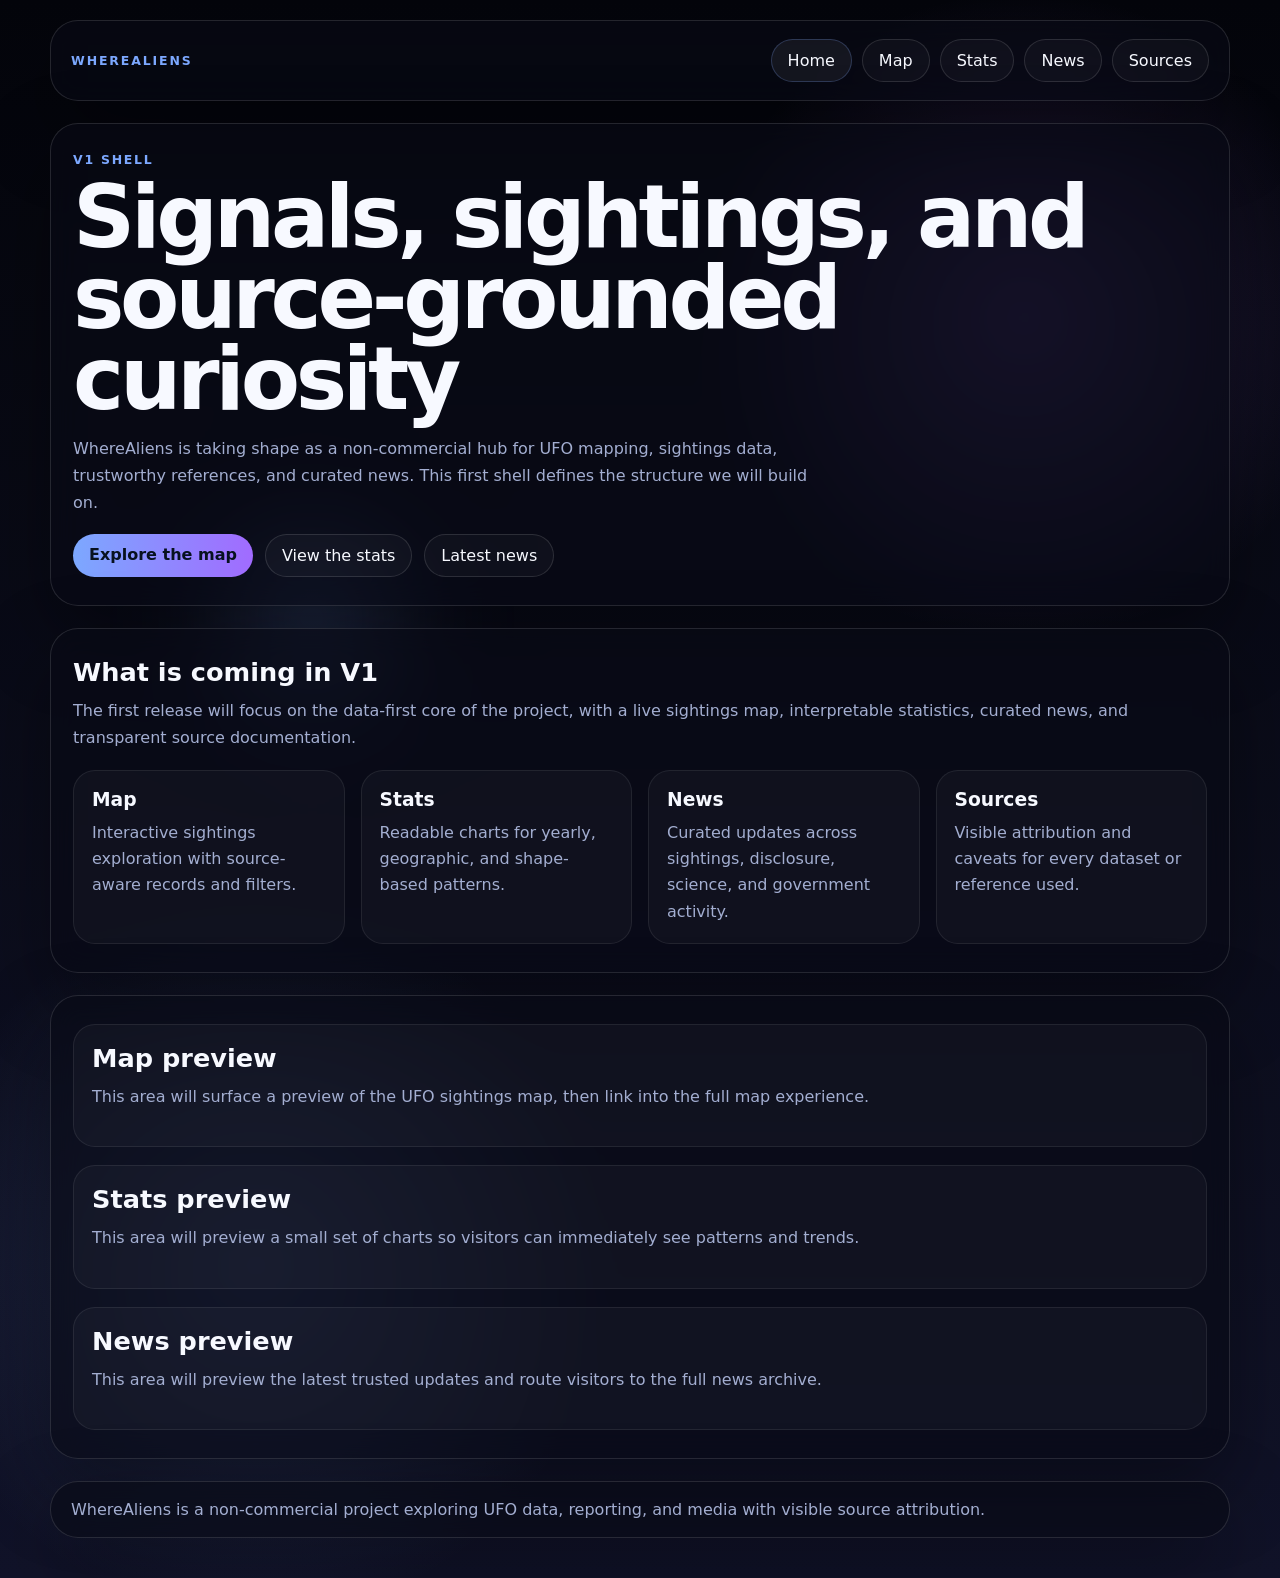
<file: index.html>
<!DOCTYPE html>
<html lang="en">
<head>
  <meta charset="UTF-8">
  <meta name="viewport" content="width=device-width, initial-scale=1.0, viewport-fit=cover">
  <title>WhereAliens</title>
  <link rel="icon" href="/assets/alien.ico" type="image/x-icon">
  <link rel="stylesheet" href="/styles/base.css">
  <link rel="stylesheet" href="/styles/layout.css">
  <link rel="stylesheet" href="/styles/components.css">
  <link rel="stylesheet" href="/styles/pages/home.css">
</head>
<body>
  <div class="orb"></div>
  <div class="site-shell">
    <header class="topbar">
      <div>
        <div class="brand">WhereAliens</div>
      </div>
      <nav class="nav" aria-label="Primary navigation">
        <a href="/" class="active">Home</a>
        <a href="/map/">Map</a>
        <a href="/stats/">Stats</a>
        <a href="/news/">News</a>
        <a href="/sources/">Sources</a>
      </nav>
    </header>

    <main class="section">
      <div class="meta">V1 shell</div>
      <h1 class="hero-title">Signals, sightings, and source-grounded curiosity</h1>
      <p class="lead">WhereAliens is taking shape as a non-commercial hub for UFO mapping, sightings data, trustworthy references, and curated news. This first shell defines the structure we will build on.</p>
      <div class="cta-row">
        <a class="button primary" href="/map/">Explore the map</a>
        <a class="button" href="/stats/">View the stats</a>
        <a class="button" href="/news/">Latest news</a>
      </div>
    </main>

    <section class="section">
      <h2 class="section-title">What is coming in V1</h2>
      <p class="section-copy">The first release will focus on the data-first core of the project, with a live sightings map, interpretable statistics, curated news, and transparent source documentation.</p>
      <div class="card-grid">
        <article class="card"><h3>Map</h3><p>Interactive sightings exploration with source-aware records and filters.</p></article>
        <article class="card"><h3>Stats</h3><p>Readable charts for yearly, geographic, and shape-based patterns.</p></article>
        <article class="card"><h3>News</h3><p>Curated updates across sightings, disclosure, science, and government activity.</p></article>
        <article class="card"><h3>Sources</h3><p>Visible attribution and caveats for every dataset or reference used.</p></article>
      </div>
    </section>

    <section class="section page-columns">
      <div class="highlight">
        <h2 class="section-title">Map preview</h2>
        <p class="section-copy">This area will surface a preview of the UFO sightings map, then link into the full map experience.</p>
      </div>
      <div class="highlight">
        <h2 class="section-title">Stats preview</h2>
        <p class="section-copy">This area will preview a small set of charts so visitors can immediately see patterns and trends.</p>
      </div>
      <div class="highlight">
        <h2 class="section-title">News preview</h2>
        <p class="section-copy">This area will preview the latest trusted updates and route visitors to the full news archive.</p>
      </div>
    </section>

    <footer class="footer">
      <div>WhereAliens is a non-commercial project exploring UFO data, reporting, and media with visible source attribution.</div>
    </footer>
  </div>
  <script src="/scripts/core/app.js"></script>
  <script src="/scripts/core/utils.js"></script>
  <script src="/scripts/pages/home.js"></script>
</body>
</html>
</file>
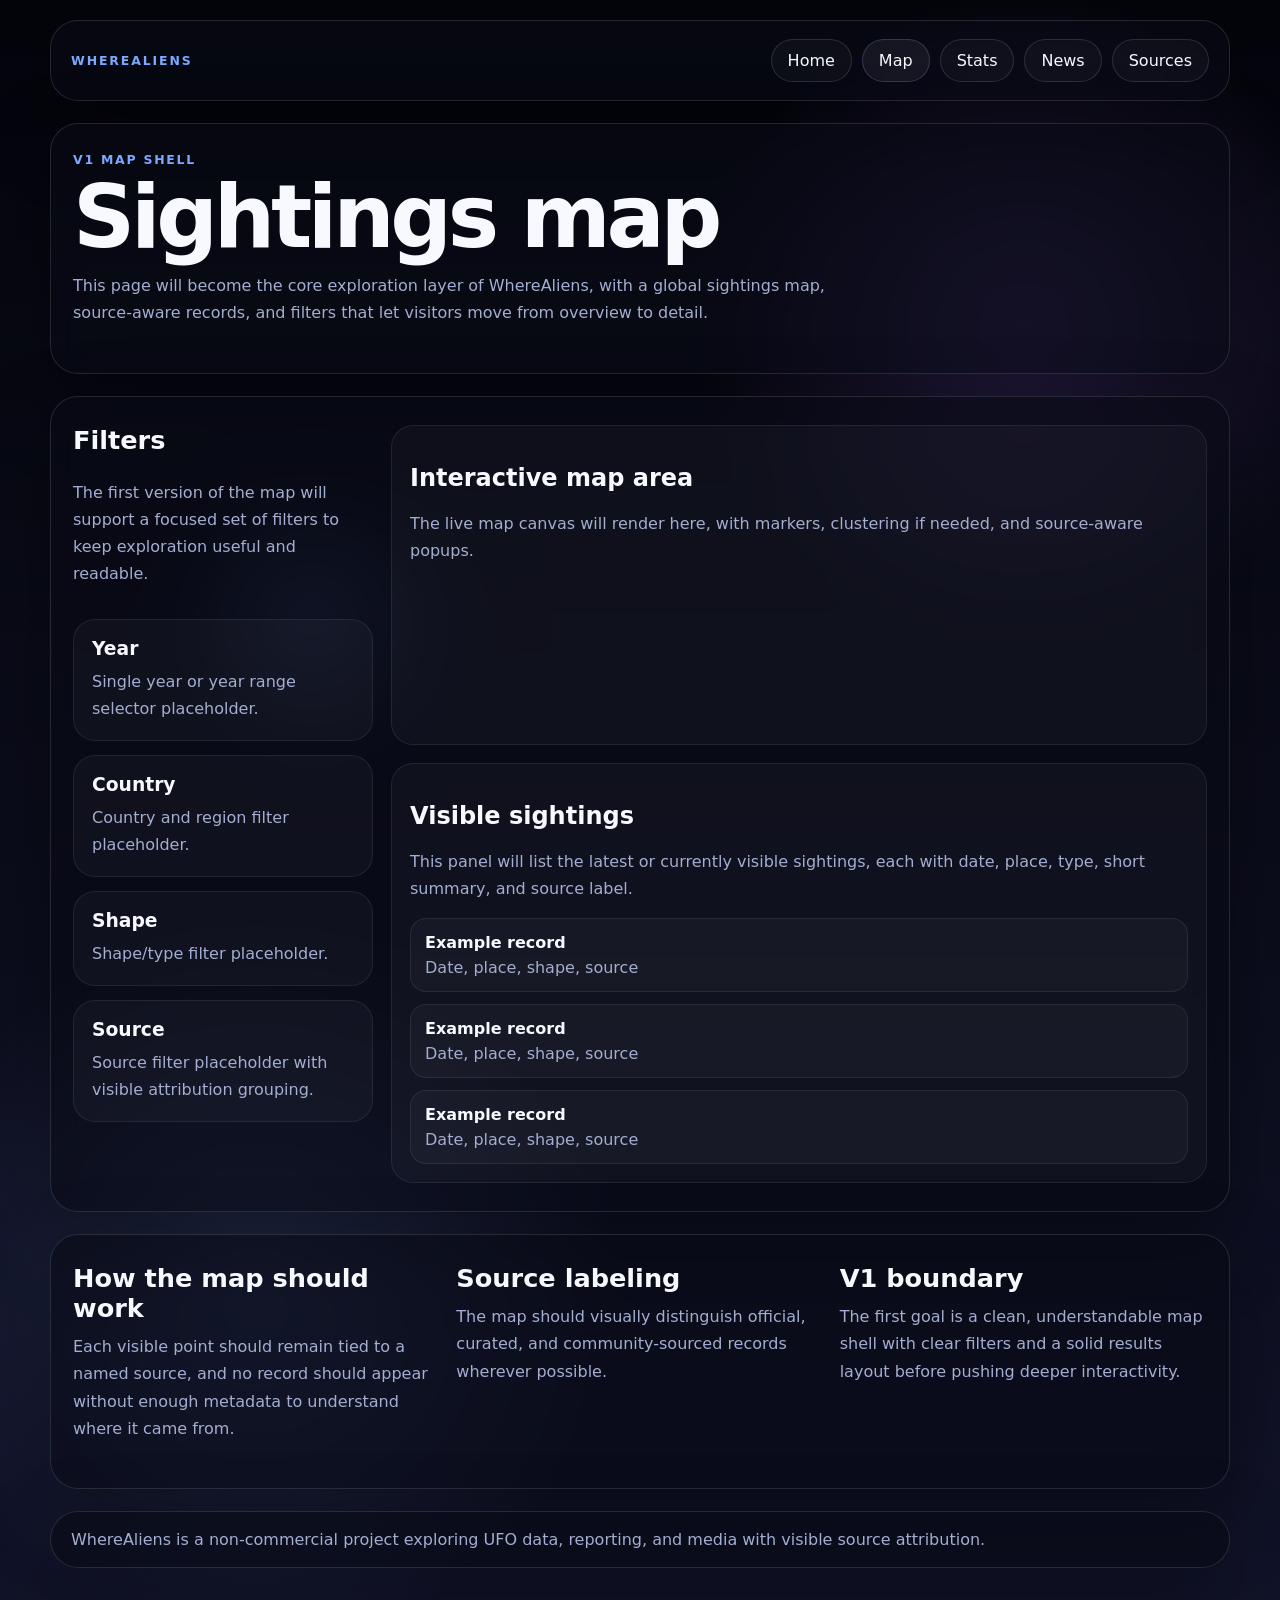
<file: map/index.html>
<!DOCTYPE html>
<html lang="en">
<head>
  <meta charset="UTF-8">
  <meta name="viewport" content="width=device-width, initial-scale=1.0, viewport-fit=cover">
  <title>Map · WhereAliens</title>
  <link rel="icon" href="/assets/alien.ico" type="image/x-icon">
  <link rel="stylesheet" href="/styles/base.css">
  <link rel="stylesheet" href="/styles/layout.css">
  <link rel="stylesheet" href="/styles/components.css">
  <link rel="stylesheet" href="/styles/pages/map.css">
</head>
<body>
  <div class="orb"></div>
  <div class="site-shell">
    <header class="topbar">
      <div><div class="brand">WhereAliens</div></div>
      <nav class="nav" aria-label="Primary navigation">
        <a href="/">Home</a>
        <a href="/map/" class="active">Map</a>
        <a href="/stats/">Stats</a>
        <a href="/news/">News</a>
        <a href="/sources/">Sources</a>
      </nav>
    </header>

    <main class="section">
      <div class="meta">V1 map shell</div>
      <h1 class="hero-title">Sightings map</h1>
      <p class="lead">This page will become the core exploration layer of WhereAliens, with a global sightings map, source-aware records, and filters that let visitors move from overview to detail.</p>
    </main>

    <section class="section map-layout">
      <aside class="map-sidebar">
        <h2 class="section-title">Filters</h2>
        <p class="section-copy">The first version of the map will support a focused set of filters to keep exploration useful and readable.</p>
        <div class="card filter-card"><h3>Year</h3><p>Single year or year range selector placeholder.</p></div>
        <div class="card filter-card"><h3>Country</h3><p>Country and region filter placeholder.</p></div>
        <div class="card filter-card"><h3>Shape</h3><p>Shape/type filter placeholder.</p></div>
        <div class="card filter-card"><h3>Source</h3><p>Source filter placeholder with visible attribution grouping.</p></div>
      </aside>

      <div class="map-main">
        <div class="map-canvas card">
          <h2>Interactive map area</h2>
          <p>The live map canvas will render here, with markers, clustering if needed, and source-aware popups.</p>
        </div>

        <div class="card results-card">
          <h2>Visible sightings</h2>
          <p>This panel will list the latest or currently visible sightings, each with date, place, type, short summary, and source label.</p>
          <ul class="results-list">
            <li><strong>Example record</strong><span>Date, place, shape, source</span></li>
            <li><strong>Example record</strong><span>Date, place, shape, source</span></li>
            <li><strong>Example record</strong><span>Date, place, shape, source</span></li>
          </ul>
        </div>
      </div>
    </section>

    <section class="section methodology-grid">
      <div class="highlight">
        <h2 class="section-title">How the map should work</h2>
        <p class="section-copy">Each visible point should remain tied to a named source, and no record should appear without enough metadata to understand where it came from.</p>
      </div>
      <div class="highlight">
        <h2 class="section-title">Source labeling</h2>
        <p class="section-copy">The map should visually distinguish official, curated, and community-sourced records wherever possible.</p>
      </div>
      <div class="highlight">
        <h2 class="section-title">V1 boundary</h2>
        <p class="section-copy">The first goal is a clean, understandable map shell with clear filters and a solid results layout before pushing deeper interactivity.</p>
      </div>
    </section>

    <footer class="footer">
      <div>WhereAliens is a non-commercial project exploring UFO data, reporting, and media with visible source attribution.</div>
    </footer>
  </div>
  <script src="/scripts/core/app.js"></script>
  <script src="/scripts/core/utils.js"></script>
  <script src="/scripts/pages/map.js"></script>
</body>
</html>
</file>
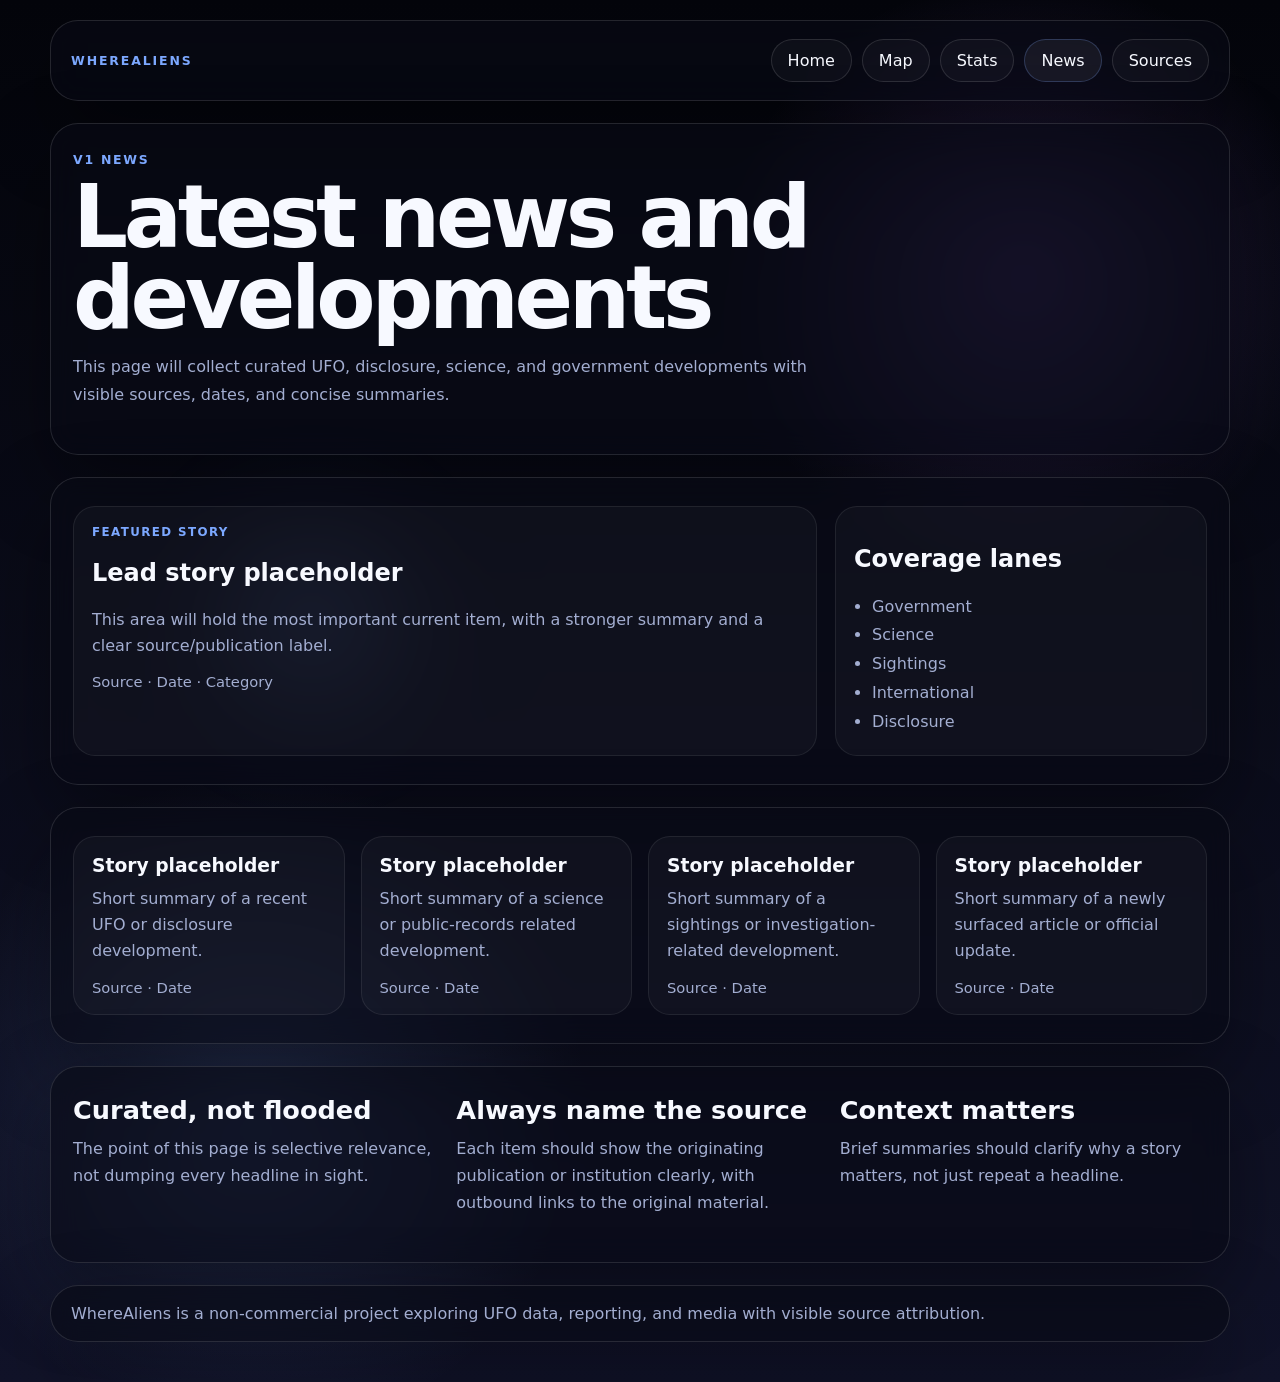
<file: news/index.html>
<!DOCTYPE html>
<html lang="en">
<head>
  <meta charset="UTF-8">
  <meta name="viewport" content="width=device-width, initial-scale=1.0, viewport-fit=cover">
  <title>News · WhereAliens</title>
  <link rel="icon" href="/assets/alien.ico" type="image/x-icon">
  <link rel="stylesheet" href="/styles/base.css">
  <link rel="stylesheet" href="/styles/layout.css">
  <link rel="stylesheet" href="/styles/components.css">
  <link rel="stylesheet" href="/styles/pages/news.css">
</head>
<body>
  <div class="orb"></div>
  <div class="site-shell">
    <header class="topbar">
      <div><div class="brand">WhereAliens</div></div>
      <nav class="nav" aria-label="Primary navigation">
        <a href="/">Home</a>
        <a href="/map/">Map</a>
        <a href="/stats/">Stats</a>
        <a href="/news/" class="active">News</a>
        <a href="/sources/">Sources</a>
      </nav>
    </header>

    <main class="section">
      <div class="meta">V1 news</div>
      <h1 class="hero-title">Latest news and developments</h1>
      <p class="lead">This page will collect curated UFO, disclosure, science, and government developments with visible sources, dates, and concise summaries.</p>
    </main>

    <section class="section newsroom-grid">
      <article class="card featured-story">
        <div class="story-kicker">Featured story</div>
        <h2>Lead story placeholder</h2>
        <p>This area will hold the most important current item, with a stronger summary and a clear source/publication label.</p>
        <div class="story-meta">Source · Date · Category</div>
      </article>
      <aside class="card categories-panel">
        <h2>Coverage lanes</h2>
        <ul>
          <li>Government</li>
          <li>Science</li>
          <li>Sightings</li>
          <li>International</li>
          <li>Disclosure</li>
        </ul>
      </aside>
    </section>

    <section class="section news-grid">
      <article class="card news-card">
        <h3>Story placeholder</h3>
        <p>Short summary of a recent UFO or disclosure development.</p>
        <div class="story-meta">Source · Date</div>
      </article>
      <article class="card news-card">
        <h3>Story placeholder</h3>
        <p>Short summary of a science or public-records related development.</p>
        <div class="story-meta">Source · Date</div>
      </article>
      <article class="card news-card">
        <h3>Story placeholder</h3>
        <p>Short summary of a sightings or investigation-related development.</p>
        <div class="story-meta">Source · Date</div>
      </article>
      <article class="card news-card">
        <h3>Story placeholder</h3>
        <p>Short summary of a newly surfaced article or official update.</p>
        <div class="story-meta">Source · Date</div>
      </article>
    </section>

    <section class="section methodology-grid">
      <div class="highlight">
        <h2 class="section-title">Curated, not flooded</h2>
        <p class="section-copy">The point of this page is selective relevance, not dumping every headline in sight.</p>
      </div>
      <div class="highlight">
        <h2 class="section-title">Always name the source</h2>
        <p class="section-copy">Each item should show the originating publication or institution clearly, with outbound links to the original material.</p>
      </div>
      <div class="highlight">
        <h2 class="section-title">Context matters</h2>
        <p class="section-copy">Brief summaries should clarify why a story matters, not just repeat a headline.</p>
      </div>
    </section>

    <footer class="footer">
      <div>WhereAliens is a non-commercial project exploring UFO data, reporting, and media with visible source attribution.</div>
    </footer>
  </div>
  <script src="/scripts/core/app.js"></script>
  <script src="/scripts/core/utils.js"></script>
  <script src="/scripts/pages/news.js"></script>
</body>
</html>
</file>
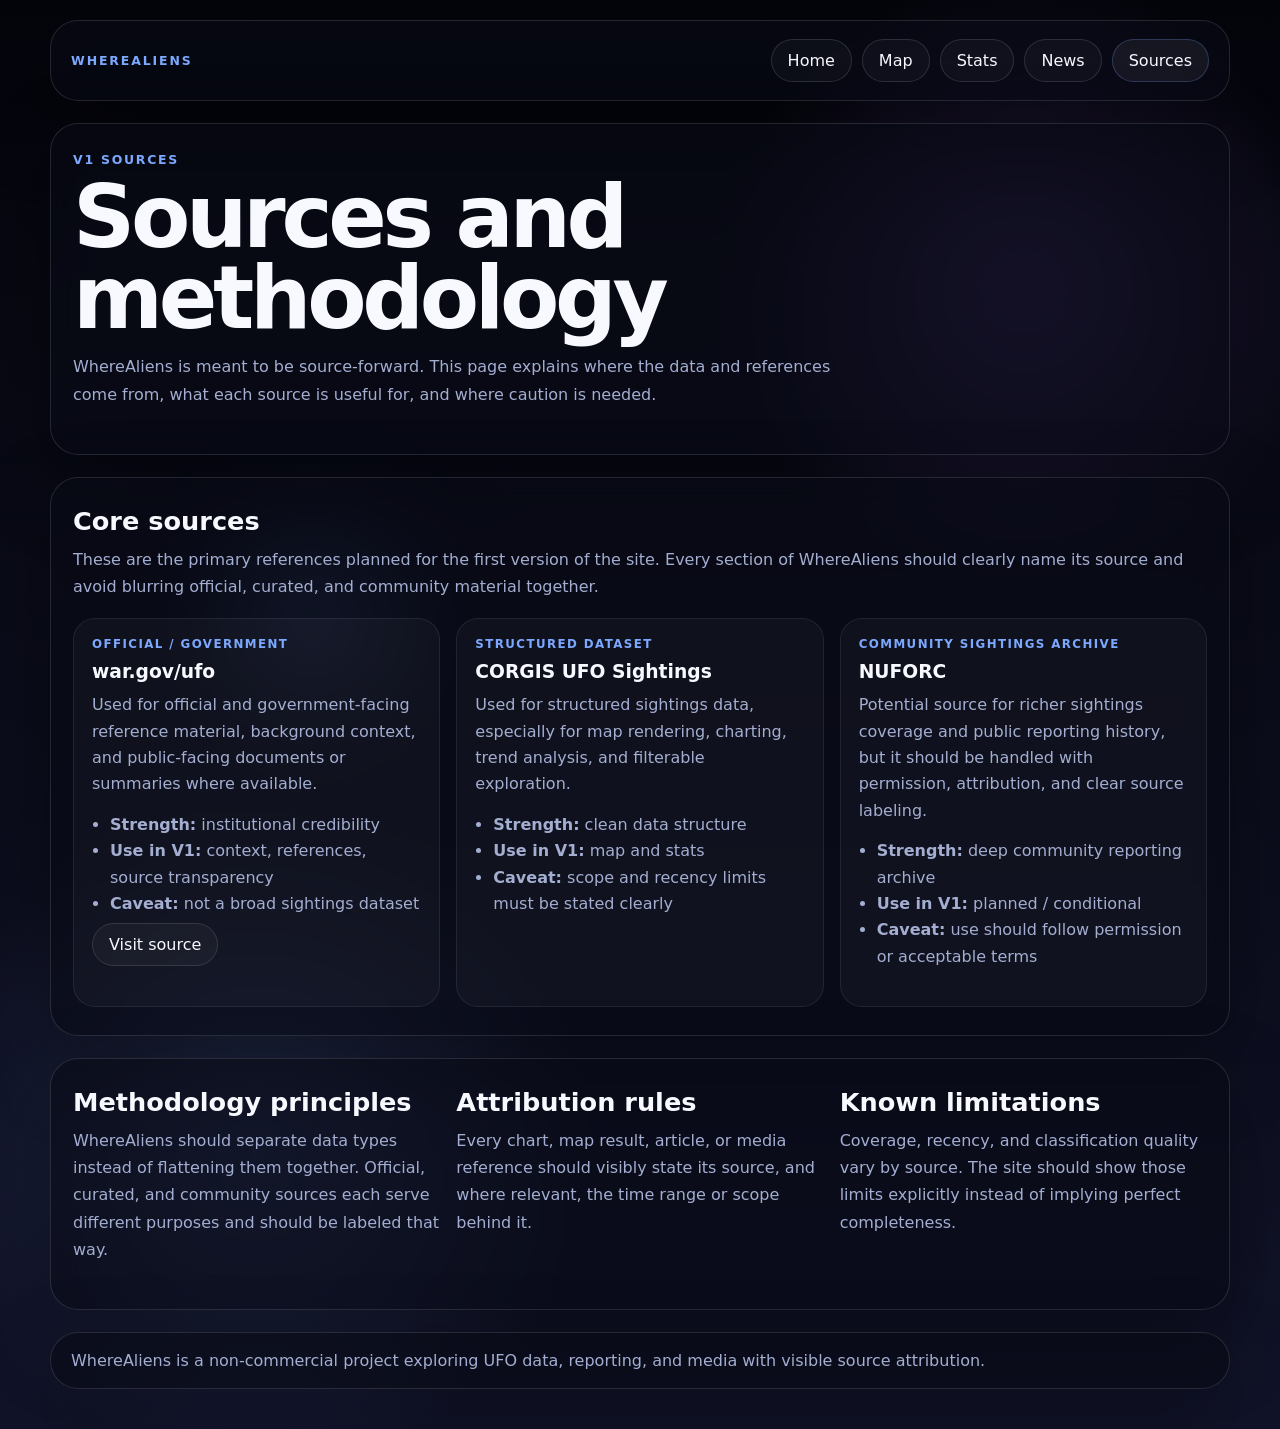
<file: sources/index.html>
<!DOCTYPE html>
<html lang="en">
<head>
  <meta charset="UTF-8">
  <meta name="viewport" content="width=device-width, initial-scale=1.0, viewport-fit=cover">
  <title>Sources · WhereAliens</title>
  <link rel="icon" href="/assets/alien.ico" type="image/x-icon">
  <link rel="stylesheet" href="/styles/base.css">
  <link rel="stylesheet" href="/styles/layout.css">
  <link rel="stylesheet" href="/styles/components.css">
  <link rel="stylesheet" href="/styles/pages/sources.css">
</head>
<body>
  <div class="orb"></div>
  <div class="site-shell">
    <header class="topbar">
      <div><div class="brand">WhereAliens</div></div>
      <nav class="nav" aria-label="Primary navigation">
        <a href="/">Home</a>
        <a href="/map/">Map</a>
        <a href="/stats/">Stats</a>
        <a href="/news/">News</a>
        <a href="/sources/" class="active">Sources</a>
      </nav>
    </header>

    <main class="section">
      <div class="meta">V1 sources</div>
      <h1 class="hero-title">Sources and methodology</h1>
      <p class="lead">WhereAliens is meant to be source-forward. This page explains where the data and references come from, what each source is useful for, and where caution is needed.</p>
    </main>

    <section class="section">
      <h2 class="section-title">Core sources</h2>
      <p class="section-copy">These are the primary references planned for the first version of the site. Every section of WhereAliens should clearly name its source and avoid blurring official, curated, and community material together.</p>
      <div class="card-grid">
        <article class="card source-card">
          <div class="source-type">Official / government</div>
          <h3>war.gov/ufo</h3>
          <p>Used for official and government-facing reference material, background context, and public-facing documents or summaries where available.</p>
          <ul>
            <li><strong>Strength:</strong> institutional credibility</li>
            <li><strong>Use in V1:</strong> context, references, source transparency</li>
            <li><strong>Caveat:</strong> not a broad sightings dataset</li>
          </ul>
          <a class="button" href="https://www.war.gov/ufo/" target="_blank" rel="noreferrer">Visit source</a>
        </article>
        <article class="card source-card">
          <div class="source-type">Structured dataset</div>
          <h3>CORGIS UFO Sightings</h3>
          <p>Used for structured sightings data, especially for map rendering, charting, trend analysis, and filterable exploration.</p>
          <ul>
            <li><strong>Strength:</strong> clean data structure</li>
            <li><strong>Use in V1:</strong> map and stats</li>
            <li><strong>Caveat:</strong> scope and recency limits must be stated clearly</li>
          </ul>
        </article>
        <article class="card source-card">
          <div class="source-type">Community sightings archive</div>
          <h3>NUFORC</h3>
          <p>Potential source for richer sightings coverage and public reporting history, but it should be handled with permission, attribution, and clear source labeling.</p>
          <ul>
            <li><strong>Strength:</strong> deep community reporting archive</li>
            <li><strong>Use in V1:</strong> planned / conditional</li>
            <li><strong>Caveat:</strong> use should follow permission or acceptable terms</li>
          </ul>
        </article>
      </div>
    </section>

    <section class="section methodology-grid">
      <div class="highlight">
        <h2 class="section-title">Methodology principles</h2>
        <p class="section-copy">WhereAliens should separate data types instead of flattening them together. Official, curated, and community sources each serve different purposes and should be labeled that way.</p>
      </div>
      <div class="highlight">
        <h2 class="section-title">Attribution rules</h2>
        <p class="section-copy">Every chart, map result, article, or media reference should visibly state its source, and where relevant, the time range or scope behind it.</p>
      </div>
      <div class="highlight">
        <h2 class="section-title">Known limitations</h2>
        <p class="section-copy">Coverage, recency, and classification quality vary by source. The site should show those limits explicitly instead of implying perfect completeness.</p>
      </div>
    </section>

    <footer class="footer">
      <div>WhereAliens is a non-commercial project exploring UFO data, reporting, and media with visible source attribution.</div>
    </footer>
  </div>
  <script src="/scripts/core/app.js"></script>
  <script src="/scripts/core/utils.js"></script>
  <script src="/scripts/pages/sources.js"></script>
</body>
</html>
</file>
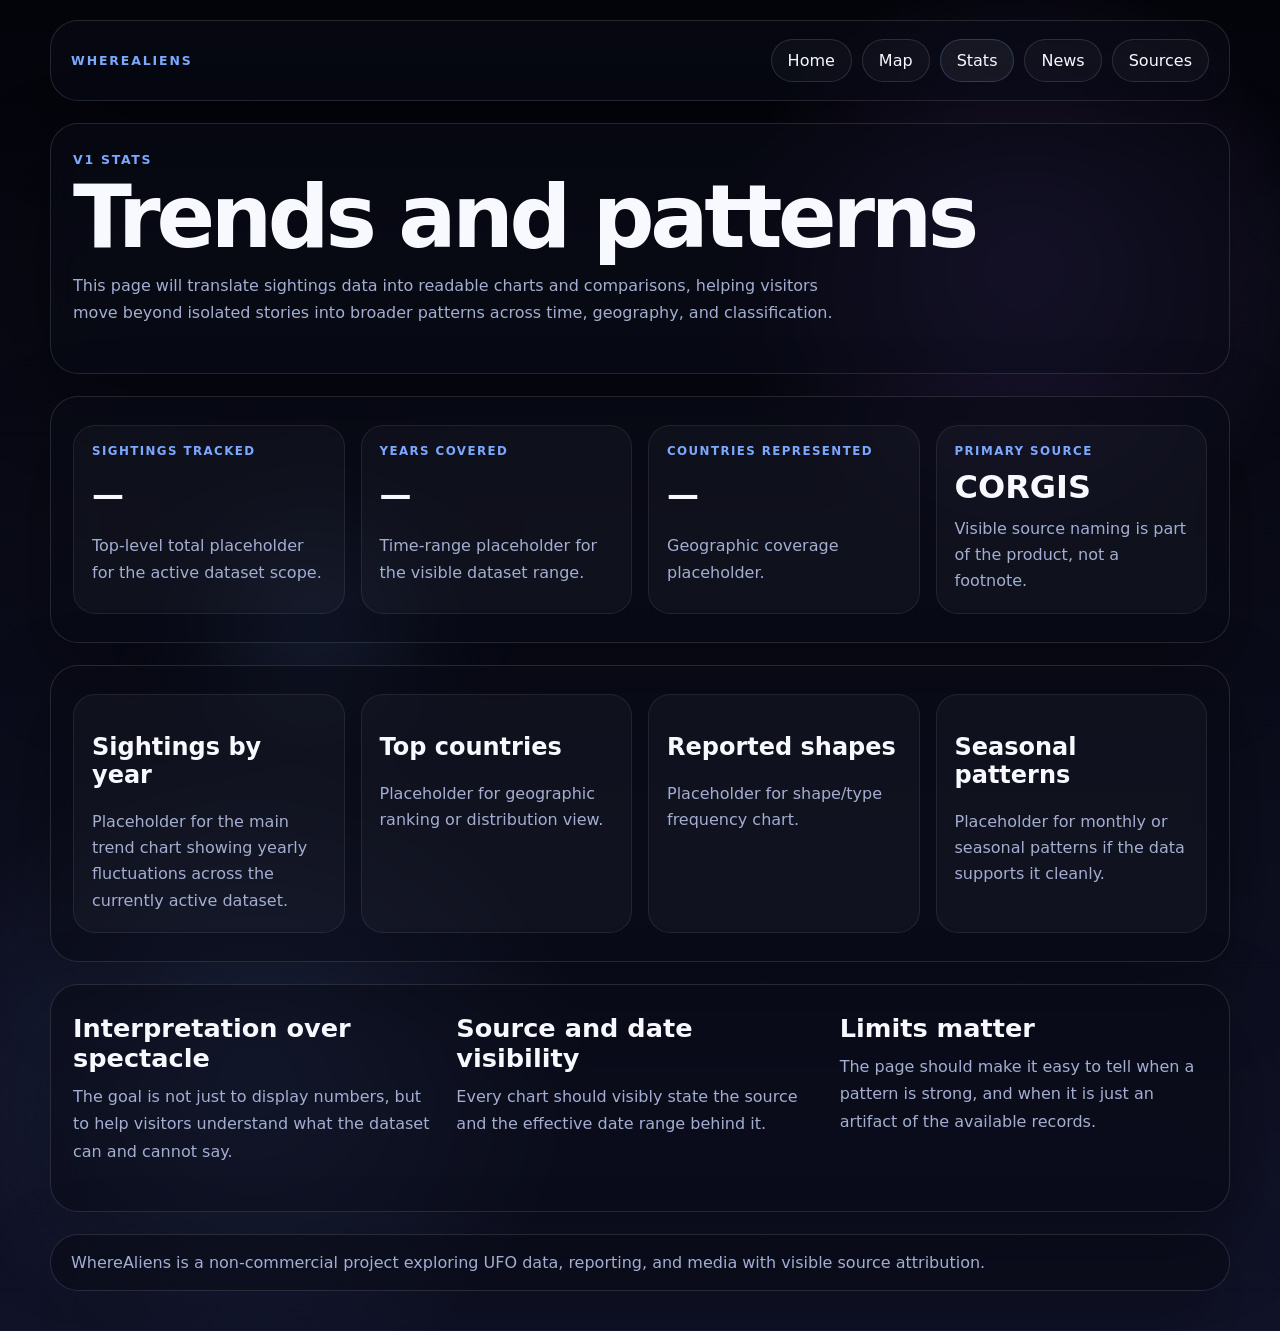
<file: stats/index.html>
<!DOCTYPE html>
<html lang="en">
<head>
  <meta charset="UTF-8">
  <meta name="viewport" content="width=device-width, initial-scale=1.0, viewport-fit=cover">
  <title>Stats · WhereAliens</title>
  <link rel="icon" href="/assets/alien.ico" type="image/x-icon">
  <link rel="stylesheet" href="/styles/base.css">
  <link rel="stylesheet" href="/styles/layout.css">
  <link rel="stylesheet" href="/styles/components.css">
  <link rel="stylesheet" href="/styles/pages/stats.css">
</head>
<body>
  <div class="orb"></div>
  <div class="site-shell">
    <header class="topbar">
      <div><div class="brand">WhereAliens</div></div>
      <nav class="nav" aria-label="Primary navigation">
        <a href="/">Home</a>
        <a href="/map/">Map</a>
        <a href="/stats/" class="active">Stats</a>
        <a href="/news/">News</a>
        <a href="/sources/">Sources</a>
      </nav>
    </header>

    <main class="section">
      <div class="meta">V1 stats</div>
      <h1 class="hero-title">Trends and patterns</h1>
      <p class="lead">This page will translate sightings data into readable charts and comparisons, helping visitors move beyond isolated stories into broader patterns across time, geography, and classification.</p>
    </main>

    <section class="section stats-grid">
      <article class="card stat-card">
        <div class="stat-label">Sightings tracked</div>
        <div class="stat-value">—</div>
        <p>Top-level total placeholder for the active dataset scope.</p>
      </article>
      <article class="card stat-card">
        <div class="stat-label">Years covered</div>
        <div class="stat-value">—</div>
        <p>Time-range placeholder for the visible dataset range.</p>
      </article>
      <article class="card stat-card">
        <div class="stat-label">Countries represented</div>
        <div class="stat-value">—</div>
        <p>Geographic coverage placeholder.</p>
      </article>
      <article class="card stat-card">
        <div class="stat-label">Primary source</div>
        <div class="stat-value">CORGIS</div>
        <p>Visible source naming is part of the product, not a footnote.</p>
      </article>
    </section>

    <section class="section chart-grid">
      <article class="card chart-card">
        <h2>Sightings by year</h2>
        <p>Placeholder for the main trend chart showing yearly fluctuations across the currently active dataset.</p>
      </article>
      <article class="card chart-card">
        <h2>Top countries</h2>
        <p>Placeholder for geographic ranking or distribution view.</p>
      </article>
      <article class="card chart-card">
        <h2>Reported shapes</h2>
        <p>Placeholder for shape/type frequency chart.</p>
      </article>
      <article class="card chart-card">
        <h2>Seasonal patterns</h2>
        <p>Placeholder for monthly or seasonal patterns if the data supports it cleanly.</p>
      </article>
    </section>

    <section class="section methodology-grid">
      <div class="highlight">
        <h2 class="section-title">Interpretation over spectacle</h2>
        <p class="section-copy">The goal is not just to display numbers, but to help visitors understand what the dataset can and cannot say.</p>
      </div>
      <div class="highlight">
        <h2 class="section-title">Source and date visibility</h2>
        <p class="section-copy">Every chart should visibly state the source and the effective date range behind it.</p>
      </div>
      <div class="highlight">
        <h2 class="section-title">Limits matter</h2>
        <p class="section-copy">The page should make it easy to tell when a pattern is strong, and when it is just an artifact of the available records.</p>
      </div>
    </section>

    <footer class="footer">
      <div>WhereAliens is a non-commercial project exploring UFO data, reporting, and media with visible source attribution.</div>
    </footer>
  </div>
  <script src="/scripts/core/app.js"></script>
  <script src="/scripts/core/utils.js"></script>
  <script src="/scripts/pages/stats.js"></script>
</body>
</html>
</file>
<file: styles/base.css>
:root {
  --bg: #04050b;
  --bg-2: #111329;
  --text: #f7f9ff;
  --muted: #a3aed1;
  --blue: #7ca8ff;
  --violet: #a16bff;
  --line: rgba(255,255,255,0.12);
  --line-strong: rgba(124,168,255,0.24);
  --panel: rgba(9, 10, 22, 0.62);
  --panel-2: rgba(255,255,255,0.03);
}
* { box-sizing: border-box; }
html, body { margin: 0; padding: 0; }
body {
  min-height: 100vh;
  font-family: Inter, system-ui, sans-serif;
  color: var(--text);
  background:
    radial-gradient(circle at 80% 20%, rgba(161,107,255,0.22), transparent 20%),
    radial-gradient(circle at 20% 80%, rgba(124,168,255,0.18), transparent 22%),
    linear-gradient(180deg, var(--bg) 0%, var(--bg-2) 100%);
  overflow-x: hidden;
}
a { color: inherit; }
img { max-width: 100%; display: block; }
</file>
<file: styles/layout.css>
.site-shell {
  position: relative;
  z-index: 1;
  width: min(1180px, calc(100% - 32px));
  margin: 0 auto;
  padding: 20px 0 40px;
}
.orb {
  position: fixed;
  inset: auto auto 8% 8%;
  width: min(42vw, 420px);
  height: min(42vw, 420px);
  border-radius: 50%;
  background: radial-gradient(circle, rgba(124,168,255,0.18) 0%, rgba(124,168,255,0.02) 45%, transparent 68%);
  filter: blur(18px);
  pointer-events: none;
}
.topbar, .section, .footer {
  border: 1px solid var(--line);
  background: var(--panel);
  backdrop-filter: blur(14px);
  box-shadow: 0 30px 80px rgba(0,0,0,.35);
  border-radius: 28px;
}
.topbar {
  display: flex;
  justify-content: space-between;
  align-items: center;
  gap: 14px;
  padding: 18px 20px;
  margin-bottom: 22px;
}
.brand {
  color: var(--blue);
  text-transform: uppercase;
  letter-spacing: .15em;
  font-size: .78rem;
  font-weight: 700;
}
.nav {
  display: flex;
  gap: 10px;
  flex-wrap: wrap;
}
.nav a {
  text-decoration: none;
  color: var(--text);
  border: 1px solid var(--line);
  border-radius: 999px;
  padding: 11px 16px;
  background: rgba(255,255,255,0.03);
}
.nav a.active, .nav a:hover, .nav a:focus-visible {
  border-color: var(--line-strong);
  background: rgba(255,255,255,0.06);
  outline: none;
}
.section {
  padding: 28px 22px;
  margin-bottom: 22px;
}
.footer {
  padding: 18px 20px;
  color: var(--muted);
}
@media (max-width: 820px) {
  .topbar { flex-direction: column; align-items: flex-start; }
}
</file>
<file: styles/components.css>
.hero-title {
  margin: 0 0 14px;
  font-size: clamp(2.8rem, 8vw, 5.4rem);
  line-height: .94;
  letter-spacing: -.05em;
}
.lead {
  color: var(--muted);
  max-width: 760px;
  margin: 0 0 18px;
  line-height: 1.7;
}
.section-title {
  margin: 0 0 10px;
  font-size: 1.6rem;
}
.section-copy {
  color: var(--muted);
  margin: 0 0 18px;
  line-height: 1.7;
}
.card-grid {
  display: grid;
  grid-template-columns: repeat(auto-fit, minmax(220px, 1fr));
  gap: 16px;
}
.card {
  border: 1px solid rgba(255,255,255,0.08);
  border-radius: 22px;
  padding: 18px;
  background: var(--panel-2);
}
.card h3 { margin: 0 0 10px; }
.card p { margin: 0; color: var(--muted); line-height: 1.65; }
.cta-row { display: flex; gap: 12px; flex-wrap: wrap; margin-top: 18px; }
.button {
  text-decoration: none;
  color: var(--text);
  border: 1px solid var(--line);
  border-radius: 999px;
  padding: 11px 16px;
  background: rgba(255,255,255,0.03);
}
.button.primary {
  border: none;
  background: linear-gradient(90deg, var(--blue), var(--violet));
  color: #07111f;
  font-weight: 700;
}
.meta { color: var(--blue); text-transform: uppercase; letter-spacing: .14em; font-size: .78rem; font-weight: 700; margin-bottom: 10px; }
</file>
<file: styles/pages/home.css>
.page-columns {
  display: grid;
  gap: 18px;
}
.highlight {
  border: 1px solid rgba(255,255,255,0.08);
  border-radius: 22px;
  padding: 18px;
  background: rgba(255,255,255,0.03);
}
</file>
<file: styles/pages/map.css>
.map-layout {
  display: grid;
  grid-template-columns: minmax(240px, 300px) 1fr;
  gap: 18px;
}
.map-sidebar {
  display: grid;
  gap: 14px;
  align-content: start;
}
.map-main {
  display: grid;
  gap: 18px;
}
.map-canvas {
  min-height: 320px;
}
.results-list {
  list-style: none;
  margin: 16px 0 0;
  padding: 0;
  display: grid;
  gap: 12px;
}
.results-list li {
  border: 1px solid rgba(255,255,255,0.08);
  border-radius: 16px;
  padding: 14px;
  background: rgba(255,255,255,0.03);
}
.results-list span {
  display: block;
  margin-top: 6px;
  color: var(--muted);
}
.methodology-grid {
  display: grid;
  grid-template-columns: repeat(auto-fit, minmax(240px, 1fr));
  gap: 16px;
}
@media (max-width: 900px) {
  .map-layout {
    grid-template-columns: 1fr;
  }
}
</file>
<file: styles/pages/news.css>
.newsroom-grid {
  display: grid;
  grid-template-columns: minmax(0, 2fr) minmax(240px, 1fr);
  gap: 18px;
}
.featured-story {
  min-height: 240px;
}
.story-kicker {
  color: var(--blue);
  text-transform: uppercase;
  letter-spacing: .12em;
  font-size: .74rem;
  font-weight: 700;
  margin-bottom: 10px;
}
.story-meta {
  margin-top: 14px;
  color: var(--muted);
  font-size: .92rem;
}
.categories-panel ul {
  margin: 12px 0 0;
  padding-left: 18px;
  color: var(--muted);
  line-height: 1.8;
}
.news-grid,
.methodology-grid {
  display: grid;
  grid-template-columns: repeat(auto-fit, minmax(240px, 1fr));
  gap: 16px;
}
@media (max-width: 900px) {
  .newsroom-grid {
    grid-template-columns: 1fr;
  }
}
</file>
<file: styles/pages/sources.css>
.source-card ul {
  margin: 14px 0 18px;
  padding-left: 18px;
  color: var(--muted);
  line-height: 1.65;
}
.source-type {
  color: var(--blue);
  text-transform: uppercase;
  letter-spacing: .12em;
  font-size: .74rem;
  font-weight: 700;
  margin-bottom: 10px;
}
.methodology-grid {
  display: grid;
  grid-template-columns: repeat(auto-fit, minmax(240px, 1fr));
  gap: 16px;
}
</file>
<file: styles/pages/stats.css>
.stats-grid {
  display: grid;
  grid-template-columns: repeat(auto-fit, minmax(220px, 1fr));
  gap: 16px;
}
.stat-card {
  display: grid;
  gap: 10px;
}
.stat-label {
  color: var(--blue);
  text-transform: uppercase;
  letter-spacing: .12em;
  font-size: .74rem;
  font-weight: 700;
}
.stat-value {
  font-size: 2rem;
  font-weight: 800;
}
.chart-grid,
.methodology-grid {
  display: grid;
  grid-template-columns: repeat(auto-fit, minmax(240px, 1fr));
  gap: 16px;
}
.chart-card {
  min-height: 180px;
}
</file>
